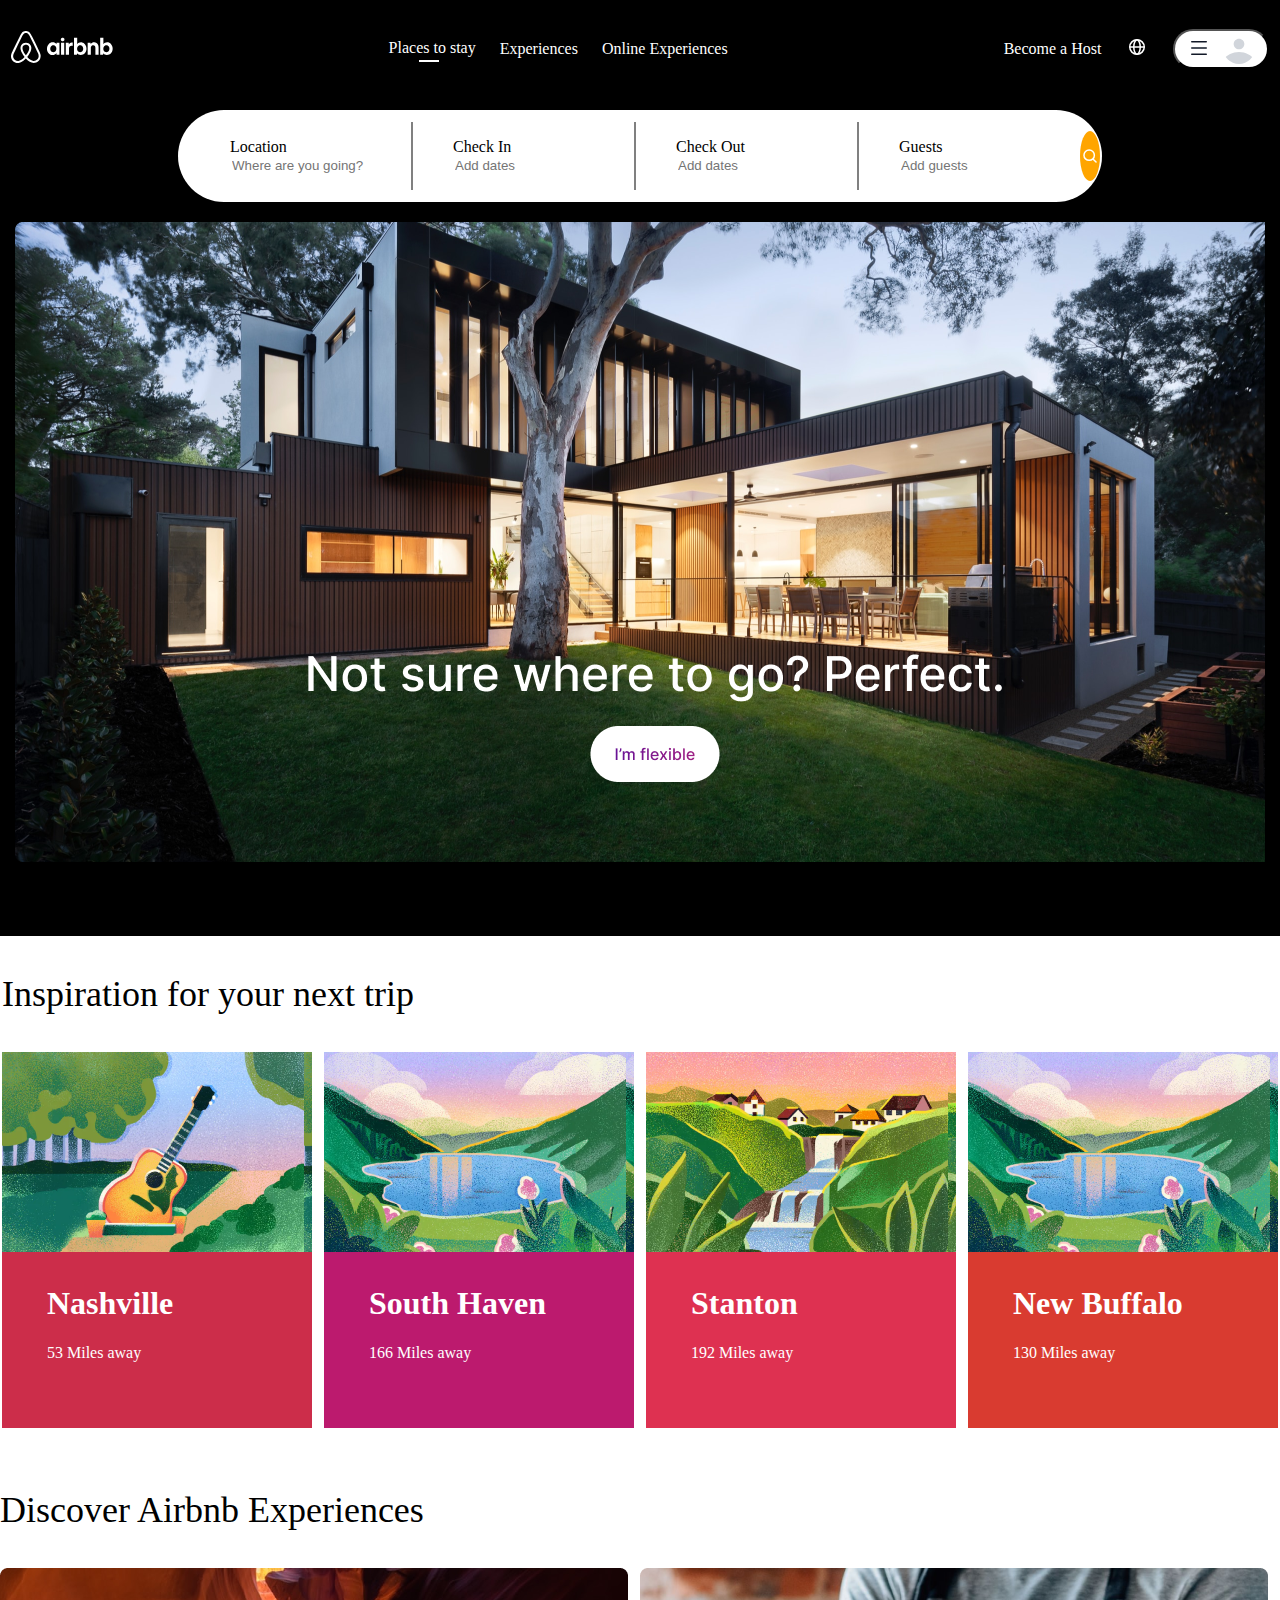
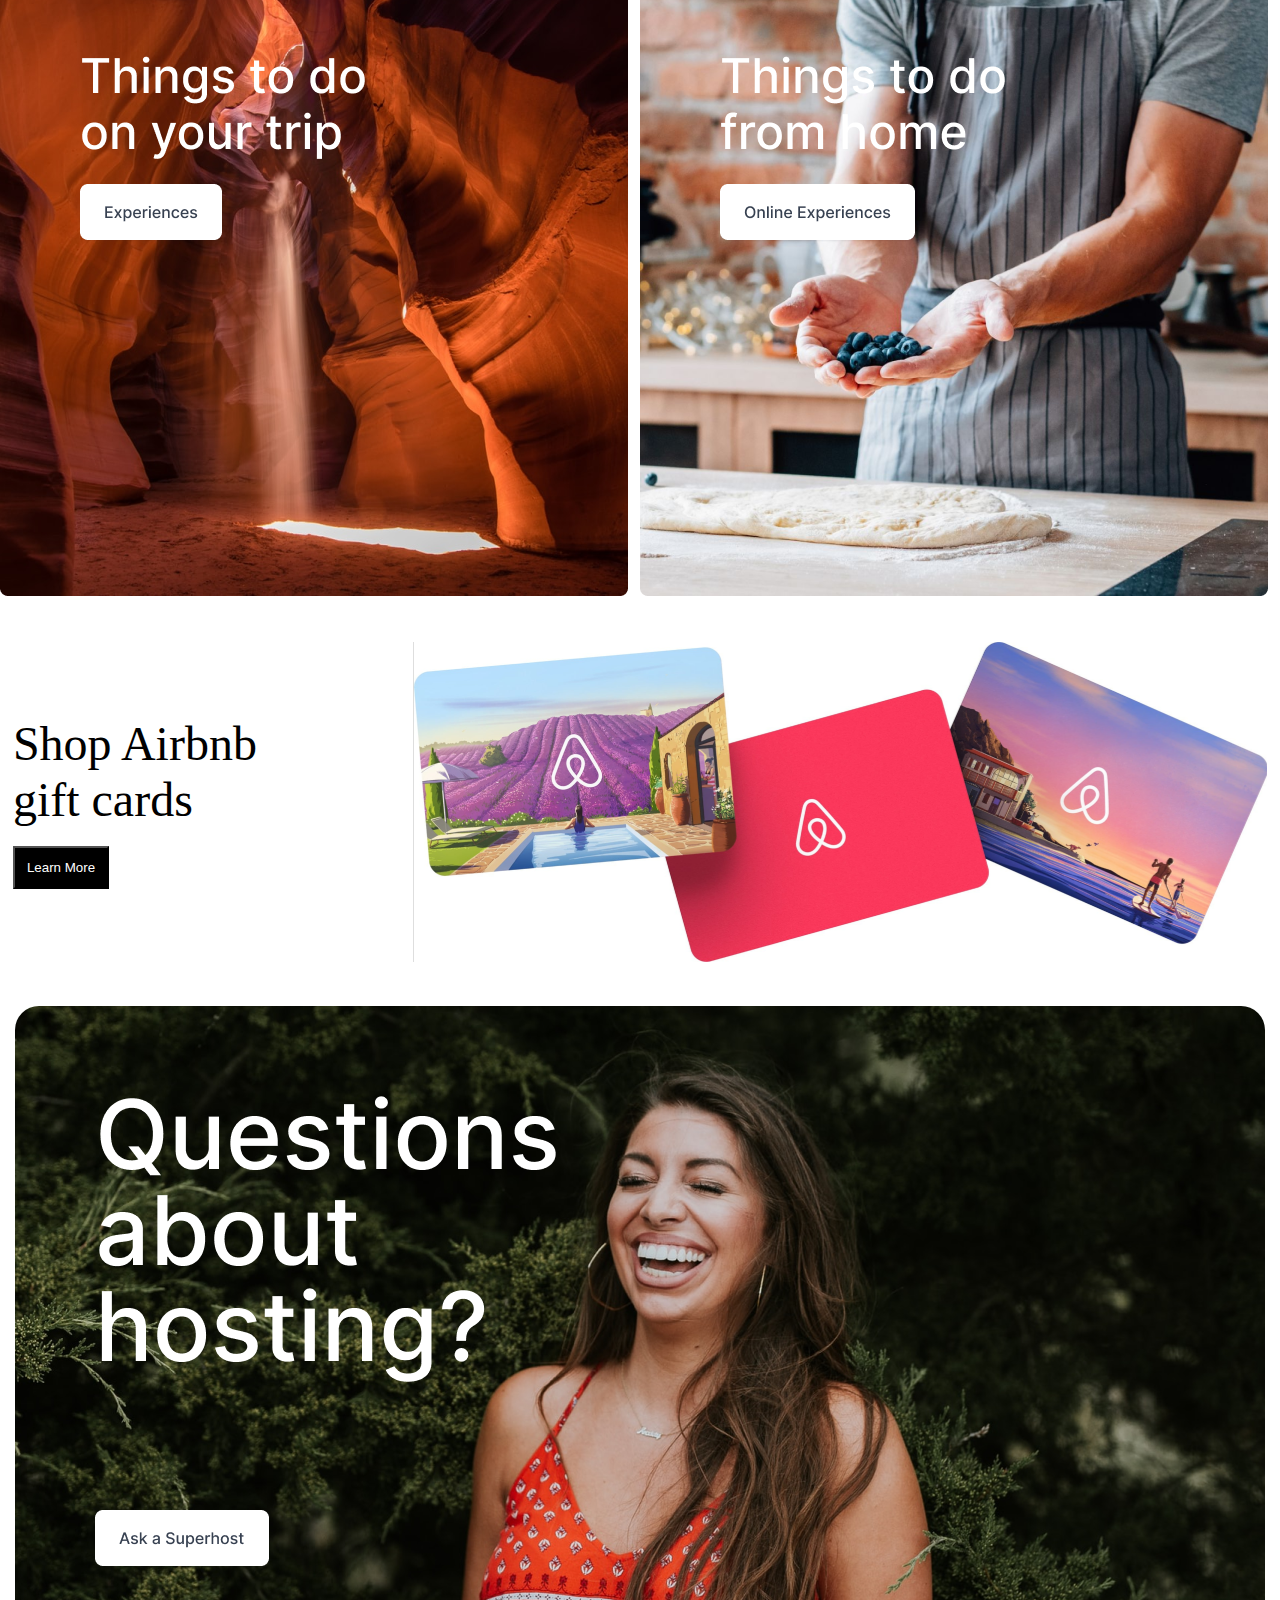
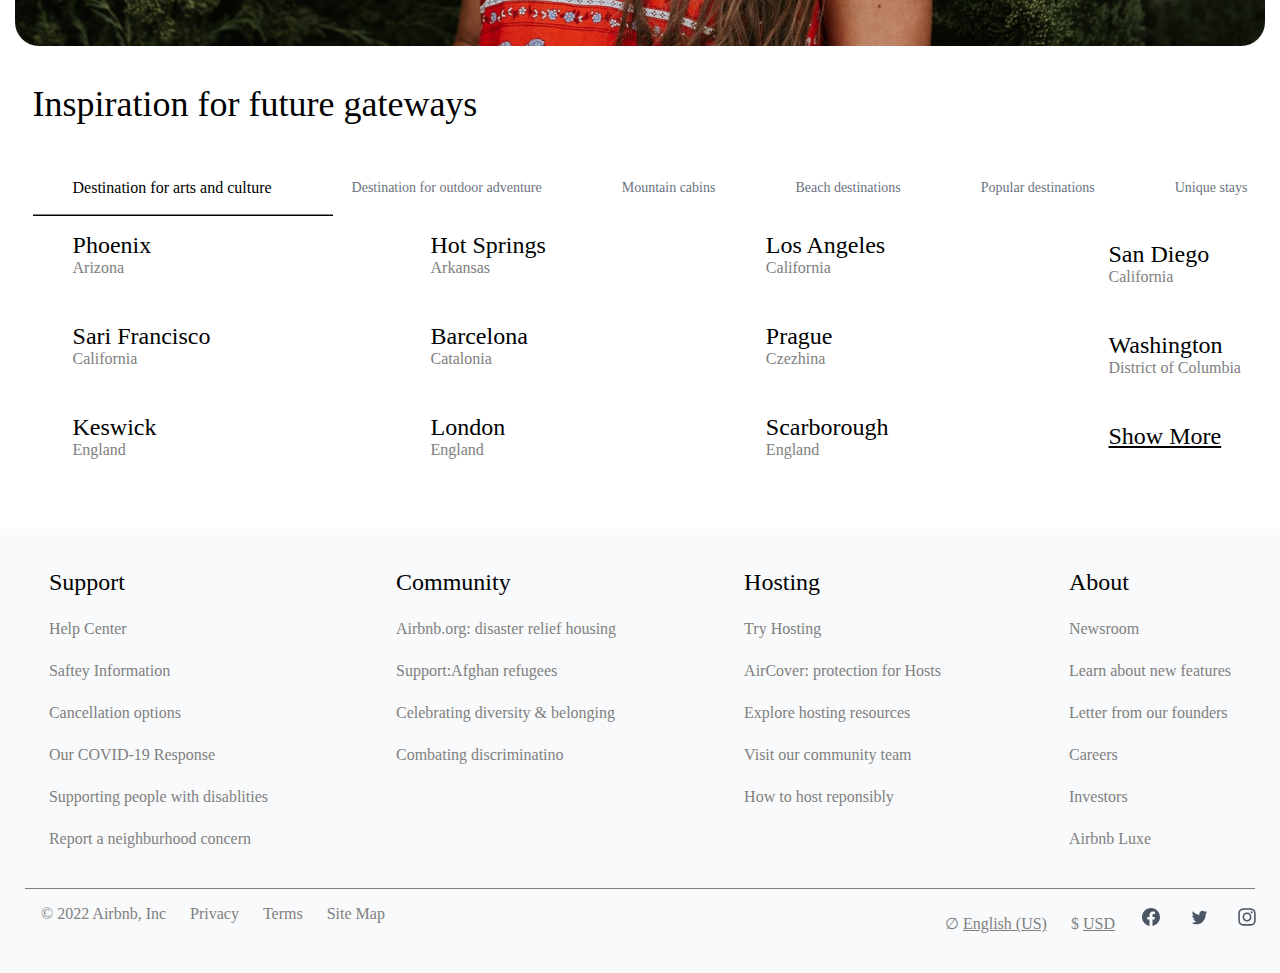
<file: index.html>
<!DOCTYPE html>
<html lang="en">
<head>
    <meta charset="UTF-8">
    <meta name="viewport" content="width=device-width, initial-scale=1.0">
    <title>Document</title>
    <link rel="stylesheet" href="style.css">
    <script src="script.js"></script>
</head>
<body>
    <div class="header">
      
            <div class="nav">
              <div><svg xmlns="http://www.w3.org/2000/svg" width="102" height="32" viewBox="0 0 102 32" fill="none">
                <path d="M29.24 22.6799C29.08 22.2899 28.93 21.8799 28.77 21.5299L28.03 19.8599L28 19.8299C25.8 15.0299 23.45 10.1499 20.96 5.34994L20.86 5.14994C20.61 4.67994 20.36 4.15994 20.1 3.67994C19.78 3.10994 19.47 2.49994 18.96 1.91994C18.4628 1.31308 17.8372 0.824133 17.1282 0.488399C16.4192 0.152666 15.6444 -0.0214844 14.86 -0.0214844C14.0755 -0.0214844 13.3008 0.152666 12.5917 0.488399C11.8827 0.824133 11.2571 1.31308 10.76 1.91994C10.29 2.49994 9.93996 3.10994 9.61996 3.67994C9.36996 4.19994 9.11996 4.70994 8.85996 5.17994L8.75996 5.37994C6.30996 10.1799 3.91996 15.0599 1.71996 19.8599L1.65996 19.9199C1.43996 20.4399 1.17996 20.9799 0.929959 21.5599C0.769959 21.9099 0.609959 22.2899 0.449959 22.7099C0.0179916 23.8097 -0.119949 25.0031 0.0497312 26.1724C0.219412 27.3418 0.690857 28.4467 1.4176 29.3784C2.14435 30.31 3.10131 31.0362 4.19418 31.4854C5.28705 31.9346 6.47811 32.0912 7.64996 31.9399C8.77343 31.7921 9.85523 31.4178 10.83 30.8399C12.13 30.1099 13.38 29.0499 14.78 27.5199C16.18 29.0499 17.46 30.1099 18.73 30.8499C19.9513 31.5668 21.3343 31.9624 22.75 31.9999C24.3893 32.0068 25.9758 31.4202 27.2164 30.3487C28.4571 29.2771 29.2682 27.7928 29.5 26.1699C29.7678 25.0037 29.6772 23.7838 29.24 22.6699V22.6799ZM14.88 24.3399C13.16 22.1399 12.04 20.1199 11.66 18.3899C11.5025 17.7489 11.4686 17.0837 11.56 16.4299C11.63 15.9199 11.82 15.4699 12.08 15.0899C12.68 14.2199 13.73 13.6799 14.88 13.6799C15.4261 13.6633 15.9678 13.7824 16.4565 14.0268C16.9452 14.2711 17.3656 14.633 17.68 15.0799C17.94 15.4799 18.13 15.9199 18.19 16.4299C18.29 17.0099 18.25 17.6799 18.09 18.3899C17.71 20.0899 16.59 22.1299 14.88 24.3399ZM27.62 25.8199C27.5063 26.6439 27.1788 27.4237 26.67 28.0816C26.1612 28.7396 25.4888 29.2527 24.72 29.5699C23.96 29.8899 23.12 29.9799 22.3 29.8899C21.5 29.7899 20.7 29.5299 19.88 29.0499C18.5185 28.2084 17.2942 27.1629 16.25 25.9499C18.35 23.3499 19.62 20.9799 20.1 18.8699C20.33 17.8699 20.36 16.9699 20.26 16.1399C20.1351 15.3532 19.8417 14.6028 19.4 13.9399C18.8956 13.2212 18.2223 12.6374 17.4394 12.2398C16.6565 11.8423 15.7879 11.6431 14.91 11.6599C13.06 11.6599 11.41 12.5199 10.41 13.9299C9.9598 14.5911 9.66887 15.3475 9.55996 16.1399C9.42996 16.9799 9.45996 17.9099 9.71996 18.8699C10.2 20.9799 11.5 23.3799 13.57 25.9699C12.5434 27.2061 11.3163 28.2608 9.93996 29.0899C9.10996 29.5699 8.31996 29.8199 7.51996 29.9199C6.27584 30.0793 5.01911 29.7412 4.02292 28.9791C3.02673 28.2169 2.37161 27.0924 2.19996 25.8499C2.09996 25.0499 2.16996 24.2499 2.48996 23.3499C2.58996 23.0299 2.73996 22.7099 2.89996 22.3299C3.11996 21.8099 3.37996 21.2699 3.62996 20.7299L3.66996 20.6599C5.82996 15.8899 8.18996 11.0199 10.64 6.24994L10.74 6.04994C10.99 5.56994 11.24 5.05994 11.5 4.57994C11.76 4.06994 12.04 3.57994 12.4 3.17994C12.7116 2.80797 13.1009 2.50882 13.5406 2.30356C13.9804 2.09831 14.4597 1.99193 14.945 1.99193C15.4302 1.99193 15.9096 2.09831 16.3493 2.30356C16.789 2.50882 17.1783 2.80797 17.49 3.17994C17.84 3.57994 18.13 4.06994 18.39 4.57994C18.64 5.05994 18.89 5.57995 19.15 6.04994L19.25 6.24994C21.69 11.0199 24.05 15.8899 26.25 20.6599L26.28 20.6899C26.54 21.2099 26.76 21.7899 27.01 22.2899C27.17 22.6799 27.33 22.9899 27.43 23.3199C27.62 24.2199 27.72 25.0199 27.62 25.8199ZM41.54 24.1199C40.7864 24.131 40.0401 23.9722 39.3563 23.6554C38.6725 23.3386 38.0688 22.8719 37.59 22.2899C36.514 21.0499 35.943 19.451 35.99 17.8099C35.9735 16.1332 36.563 14.5068 37.65 13.2299C38.1528 12.6406 38.7787 12.1686 39.4836 11.8472C40.1885 11.5259 40.9553 11.3629 41.73 11.3699C42.4589 11.35 43.1809 11.5157 43.8282 11.8516C44.4754 12.1875 45.0266 12.6824 45.43 13.2899L45.53 11.7199H48.45V23.7999H45.52L45.42 22.0399C45.0041 22.6886 44.4294 23.2202 43.7503 23.5842C43.0712 23.9483 42.3104 24.1327 41.54 24.1199ZM42.3 21.2399C42.88 21.2399 43.39 21.0799 43.87 20.7899C44.31 20.4699 44.67 20.0499 44.95 19.5399C45.2 19.0299 45.33 18.4199 45.33 17.7399C45.3689 17.1493 45.254 16.5587 44.9963 16.0259C44.7386 15.493 44.3471 15.0361 43.86 14.6999C43.3919 14.4083 42.8514 14.2537 42.3 14.2537C41.7485 14.2537 41.208 14.4083 40.74 14.6999C40.3 15.0199 39.94 15.4399 39.66 15.9499C39.3955 16.5124 39.2654 17.1286 39.28 17.7499C39.241 18.3405 39.3559 18.9312 39.6136 19.464C39.8713 19.9969 40.2628 20.4538 40.75 20.7899C41.22 21.0799 41.73 21.2399 42.3 21.2399ZM53.45 8.45994C53.45 8.80995 53.39 9.12994 53.23 9.38995C53.07 9.63995 52.85 9.86994 52.56 10.0299C52.27 10.1899 51.96 10.2499 51.64 10.2499C51.32 10.2499 51 10.1899 50.71 10.0299C50.4357 9.87726 50.205 9.65694 50.04 9.38995C49.8851 9.10508 49.8091 8.78401 49.82 8.45994C49.82 8.09995 49.89 7.77994 50.04 7.52994C50.2 7.22994 50.43 7.04994 50.71 6.88994C51 6.72994 51.31 6.65994 51.64 6.65994C51.9583 6.65261 52.273 6.728 52.5535 6.87874C52.8339 7.02948 53.0705 7.25042 53.24 7.51994C53.3855 7.81149 53.4576 8.13418 53.45 8.45994ZM50.05 23.7599V11.6999H53.23V23.7799H50.04L50.05 23.7599ZM61.73 14.8599V14.8999C61.58 14.8299 61.38 14.7999 61.23 14.7699C61.03 14.7299 60.87 14.7299 60.68 14.7299C59.79 14.7299 59.12 14.9899 58.68 15.5299C58.2 16.0799 57.98 16.8499 57.98 17.8399V23.7699H54.79V11.6899H57.72L57.82 13.5199C58.14 12.8799 58.52 12.3999 59.06 12.0399C59.5971 11.6902 60.2294 11.5155 60.87 11.5399C61.1 11.5399 61.32 11.5599 61.51 11.5999C61.61 11.6299 61.67 11.6299 61.73 11.6599V14.8599ZM63.01 23.7599V6.73994H66.19V13.2399C66.64 12.6599 67.15 12.2099 67.79 11.8599C68.8032 11.3632 69.9542 11.2223 71.0573 11.4599C72.1604 11.6976 73.1512 12.3 73.87 13.1699C74.9483 14.4125 75.5195 16.0154 75.47 17.6599C75.4864 19.3367 74.897 20.9631 73.81 22.2399C73.3072 22.8293 72.6813 23.3013 71.9763 23.6227C71.2714 23.944 70.5046 24.1069 69.73 24.0999C69.001 24.1199 68.279 23.9541 67.6317 23.6183C66.9845 23.2824 66.4333 22.7875 66.03 22.1799L65.93 23.7499L63.01 23.7799V23.7599ZM69.16 21.2399C69.73 21.2399 70.24 21.0799 70.72 20.7899C71.16 20.4699 71.52 20.0499 71.8 19.5399C72.06 19.0299 72.18 18.4199 72.18 17.7399C72.18 17.0699 72.06 16.4599 71.8 15.9499C71.5374 15.4582 71.1684 15.0312 70.72 14.6999C70.2519 14.4083 69.7115 14.2537 69.16 14.2537C68.6085 14.2537 68.068 14.4083 67.6 14.6999C67.15 15.0199 66.8 15.4399 66.51 15.9499C66.2455 16.5124 66.1154 17.1286 66.13 17.7499C66.091 18.3405 66.2059 18.9312 66.4636 19.464C66.7213 19.9969 67.1128 20.4538 67.6 20.7899C68.07 21.0799 68.58 21.2399 69.16 21.2399ZM76.67 23.7699V11.6899H79.6L79.7 13.2599C80.0682 12.6581 80.5905 12.1656 81.2128 11.8333C81.8352 11.501 82.535 11.3411 83.24 11.3699C84.0461 11.356 84.8384 11.5801 85.5178 12.0141C86.1973 12.448 86.7337 13.0727 87.06 13.8099C87.41 14.5699 87.6 15.5099 87.6 16.5599V23.7999H84.41V16.9799C84.41 16.1399 84.22 15.4799 83.84 14.9899C83.46 14.5099 82.94 14.2499 82.28 14.2499C81.8 14.2499 81.38 14.3499 81.01 14.5699C80.66 14.7999 80.37 15.0899 80.15 15.4999C79.9275 15.9144 79.8172 16.3798 79.83 16.8499V23.7699H76.67ZM89.19 23.7699V6.72994H92.38V13.2299C92.812 12.6467 93.3741 12.1722 94.0216 11.8441C94.6691 11.5161 95.3841 11.3434 96.11 11.3399C96.8635 11.3289 97.6099 11.4877 98.2937 11.8045C98.9775 12.1213 99.5811 12.588 100.06 13.1699C101.131 14.4125 101.698 16.0105 101.65 17.6499C101.667 19.3269 101.078 20.9536 99.99 22.2299C99.4872 22.8193 98.8613 23.2913 98.1563 23.6127C97.4514 23.934 96.6846 24.0969 95.91 24.0899C95.181 24.1099 94.459 23.9441 93.8117 23.6083C93.1645 23.2724 92.6133 22.7775 92.21 22.1699L92.12 23.7399L89.19 23.7699ZM95.37 21.2399C95.95 21.2399 96.46 21.0799 96.93 20.7899C97.38 20.4699 97.73 20.0499 98.02 19.5399C98.27 19.0299 98.4 18.4199 98.4 17.7399C98.4389 17.1493 98.324 16.5587 98.0663 16.0259C97.8086 15.493 97.4171 15.0361 96.93 14.6999C96.4619 14.4083 95.9215 14.2537 95.37 14.2537C94.8185 14.2537 94.278 14.4083 93.81 14.6999C93.37 15.0199 93.01 15.4399 92.73 15.9499C92.4508 16.5074 92.32 17.1273 92.35 17.7499C92.311 18.3405 92.4259 18.9312 92.6836 19.464C92.9413 19.9969 93.3328 20.4538 93.82 20.7899C94.29 21.0799 94.77 21.2399 95.37 21.2399Z" fill="white"/>
              </svg></div>
              <div class="list">
                <div>Places to stay
                    <div class="line"></div>
                </div>
                <div>Experiences</div>
                <div>Online Experiences</div>
              </div>
              <div class="profile">
                <div class="host">Become a Host</div>
                <div><svg xmlns="http://www.w3.org/2000/svg" width="24" height="24" viewBox="0 0 24 24" fill="none">
                    <path d="M19.25 12C19.25 16.0041 16.0041 19.25 12 19.25C7.99594 19.25 4.75 16.0041 4.75 12C4.75 7.99594 7.99594 4.75 12 4.75C16.0041 4.75 19.25 7.99594 19.25 12Z" stroke="white" stroke-width="1.5" stroke-linecap="round" stroke-linejoin="round"/>
                    <path d="M15.25 12C15.25 16.5 13.2426 19.25 12 19.25C10.7574 19.25 8.75 16.5 8.75 12C8.75 7.5 10.7574 4.75 12 4.75C13.2426 4.75 15.25 7.5 15.25 12Z" stroke="white" stroke-width="1.5" stroke-linecap="round" stroke-linejoin="round"/>
                    <path d="M5 12H19" stroke="white" stroke-width="1.5" stroke-linecap="round" stroke-linejoin="round"/>
                  </svg></div>
               
                <div class="btn"><button><div>
                    <svg xmlns="http://www.w3.org/2000/svg" width="24" height="24" viewBox="0 0 24 24" fill="none">
                        <path d="M4.75 5.75H19.25" stroke="#111827" stroke-width="1.5" stroke-linecap="round" stroke-linejoin="round"/>
                        <path d="M4.75 18.25H19.25" stroke="#111827" stroke-width="1.5" stroke-linecap="round" stroke-linejoin="round"/>
                        <path d="M4.75 12H19.25" stroke="#111827" stroke-width="1.5" stroke-linecap="round" stroke-linejoin="round"/>
                      </svg>
                </div>
               <div>   <svg xmlns="http://www.w3.org/2000/svg" width="32" height="32" viewBox="0 0 32 32" fill="none">
                <mask id="mask0_3123_751" style="mask-type:alpha" maskUnits="userSpaceOnUse" x="0" y="0" width="32" height="32">
                  <circle cx="16" cy="16" r="16" fill="#F3F4F6"/>
                </mask>
                <g mask="url(#mask0_3123_751)">
                  <path d="M32 27.9918V32.0012H0V28.0065C1.86127 25.5191 4.27721 23.5003 7.05572 22.1106C9.83423 20.7209 12.8987 19.9986 16.0053 20.0012C22.544 20.0012 28.352 23.1398 32 27.9918ZM21.336 11.9998C21.336 13.4143 20.7741 14.7709 19.7739 15.7711C18.7737 16.7713 17.4172 17.3332 16.0027 17.3332C14.5882 17.3332 13.2316 16.7713 12.2314 15.7711C11.2312 14.7709 10.6693 13.4143 10.6693 11.9998C10.6693 10.5853 11.2312 9.22879 12.2314 8.2286C13.2316 7.22841 14.5882 6.6665 16.0027 6.6665C17.4172 6.6665 18.7737 7.22841 19.7739 8.2286C20.7741 9.22879 21.336 10.5853 21.336 11.9998Z" fill="#D1D5DB"/>
                </g>
              </svg></div></button></div>
              </div>
            </div>
       
            <div class="search">
              <div>
                  <ul>
                      <li>Location</li>
                      <li><input id="locationInput" type="text" placeholder="Where are you going?"></li>
                  </ul>
              </div>
              <div class="check">
                  <ul>
                      <li>Check In</li>
                      <li><input id="checkInInput" type="text" placeholder="Add dates"></li>
                  </ul>
              </div>
              <div class="check">
                  <ul>
                      <li>Check Out</li>
                      <li><input id="checkOutInput" type="text" placeholder="Add dates"></li>
                  </ul>
              </div>
              <div class="check">
                  <ul>
                      <li>Guests</li>
                      <li><input id="guestsInput" type="text" placeholder="Add guests"></li>
                  </ul>
              </div>
              <div class="s-sign" id="searchButton" style="width:50px;display: flex;align-items: center;justify-content:center ;">
                  <svg xmlns="http://www.w3.org/2000/svg" width="20" height="20" viewBox="0 0 20 20" fill="none">
                      <path d="M16.0417 16.0416L12.9167 12.9166M3.95834 9.16658C3.95834 6.2901 6.29019 3.95825 9.16668 3.95825C12.0432 3.95825 14.375 6.2901 14.375 9.16658C14.375 12.0431 12.0432 14.3749 9.16668 14.3749C6.29019 14.3749 3.95834 12.0431 3.95834 9.16658Z" stroke="white" stroke-width="1.5" stroke-linecap="round" stroke-linejoin="round"/>
                  </svg>
              </div>
          </div>
          
            <div class="main">

            </div>
    </div>

    <div class="main-section">
      <div class="inspi">
        <div class="inspi-heading"><p>Inspiration for your next trip</p></div>
        <div class="inspi-cards">
        <div class="card">
          <div class="img"></div>
          <div class="content">
            <ul>
              <li>
               <h1> Nashville</h3>
              </li>
              <li>
                53 Miles away
              </li>
            </ul>
          </div>
        </div>
        <div class="card">
          <div class="img-1"></div>
          <div class="content-1">
            <ul>
              <li>
               <h1>South Haven</h3>
              </li>
              <li>
                166 Miles away
              </li>
            </ul>
          </div>
        </div>
        <div class="card">
          <div class="img-2"></div>
          <div class="content-2">
            <ul>
              <li>
               <h1>Stanton</h3>
              </li>
              <li>
                192 Miles away
              </li>
            </ul>
          </div>
        </div>
        <div class="card">
          <div class="img-3"></div>
          <div class="content-3">
            <ul>
              <li>
               <h1> New Buffalo</h3>
              </li>
              <li>
                130 Miles away
              </li>
            </ul>
          </div>
        </div>
        </div>
      </div>
      <div class="discover">
        <div class="d-heading"><p>Discover Airbnb Experiences</p></div>
        <div class="discover-cards">
          <div class="d-img"></div>
          <div class="d-img-1"></div>
        </div>
        </div>
        <div class="gift">
          <div class="g-text">
            Shop Airbnb gift cards
            <div class="g-btn"><button>Learn More</button></div>
          </div>
          <div class="g-img"></div>
        </div>
        <div class="ques">
        
        </div>
        <div class="inspi gateways-all">
          <div><p>Inspiration for future gateways</p></div>
          <div class="f-gateway">
            <ul>
             <div> <li >Destination for arts and culture</li></div>
              <li>Destination for outdoor adventure</li>
              <li>Mountain cabins</li>
              <li>Beach destinations</li>
              <li>Popular destinations</li>
              <li>Unique stays</li>
            </ul>
          </div>
          <div class="f-g-content">
            <div class="active"></div>
          </div>
          <div class="f-gateway-list">
<div>
  <ul>
   <li>Phoenix</li>
   <li>Arizona</li> 
  </ul>
  <ul>
    <li>Sari Francisco</li>
    <li>California</li>
  </ul>
  <ul>
    <li>Keswick</li>
    <li>England</li>
  </ul>
</div>
<div>
  <ul>
   <li>Hot Springs</li>
   <li>Arkansas</li> 
  </ul>
  <ul>
    <li>Barcelona</li>
    <li>Catalonia</li>
  </ul>
  <ul>
    <li>London</li>
    <li>England</li>
  </ul>
</div>
<div>
  <ul>
   <li>Los Angeles</li>
   <li>California</li> 
  </ul>
  <ul>
    <li>Prague</li>
    <li>Czezhina</li>
  </ul>
  <ul>
    <li>Scarborough</li>
    <li>England</li>
  </ul>
</div>
<div>
  <ul>
   <li>San Diego</li>
   <li>California</li> 
  </ul>
  <ul>
    <li>Washington</li>
    <li>District of Columbia</li>
  </ul>
  <ul>
  <li><u>Show More</u></li>
  </ul>
</div>
          </div>
        </div>
    </div>
   <div class="footer">
    <div class="f-1">
      <div><ul>
        <li>Support</li>
        <li>Help Center</li>
        <li>Saftey Information</li>
        <li>Cancellation options</li>
        <li>Our COVID-19 Response</li>
        <li>Supporting people with disablities</li>
        <li>Report a neighburhood concern</li>
      </ul></div>
      <div>
        <ul>
          <li>Community</li>
          <li>Airbnb.org: disaster relief housing</li>
          <li>Support:Afghan refugees</li>
          <li>Celebrating diversity & belonging</li>
          <li>Combating discriminatino</li>
        </ul>
      </div>
      <div>
        <ul>
          <li>Hosting</li>
          <li>Try Hosting</li>
          <li>AirCover: protection for Hosts</li>
          <li>Explore hosting resources</li>
          <li>Visit our community team</li>
          <li>How to host reponsibly</li>
        </ul>
      </div>
      <div>
        <ul>
          <li>About</li>
          <li>Newsroom</li>
          <li>Learn about new features</li>
          <li>Letter from our founders</li>
          <li>Careers</li>
          <li>Investors</li>
          <li>Airbnb Luxe</li>
        </ul>
      </div>
    </div>
    <div class="f-2">

 <div class="f-2list">
  <ul>
    <li>© 2022 Airbnb, Inc</li>
    <li>Privacy</li>
    <li>Terms</li>
    <li>Site Map</li>
  </ul>
 </div>
<div class="f2-list-1">
  <ul>
    <li>∅ <u>English (US)</u></li>
    <li>$ <u>USD</u></li>
 
    <li>
     <svg xmlns="http://www.w3.org/2000/svg" width="24" height="24" viewBox="0 0 24 24" fill="none">
          <path fill-rule="evenodd" clip-rule="evenodd" d="M3 12C3 16.45 6.25 20.15 10.5 20.9L10.5502 20.8599C10.5334 20.8566 10.5167 20.8533 10.5 20.85V14.5H8.25V12H10.5V10C10.5 7.75 11.95 6.5 14 6.5C14.65 6.5 15.35 6.6 16 6.7V9H14.85C13.75 9 13.5 9.55 13.5 10.25V12H15.9L15.5 14.5H13.5V20.85C13.4833 20.8533 13.4666 20.8566 13.4498 20.8599L13.5 20.9C17.75 20.15 21 16.45 21 12C21 7.05 16.95 3 12 3C7.05 3 3 7.05 3 12Z" fill="#4B5563"/>
        </svg></li>
        <li><svg xmlns="http://www.w3.org/2000/svg" width="24" height="24" viewBox="0 0 24 24" fill="none">
          <path fill-rule="evenodd" clip-rule="evenodd" d="M18.6615 9.07607C18.6673 9.22598 18.6692 9.37582 18.6692 9.52572C18.6692 14.0705 15.4722 19.3171 9.62599 19.3171C7.83014 19.3171 6.16025 18.7447 4.75328 17.7704C5.00199 17.7976 5.25457 17.8181 5.51103 17.8181C7.00004 17.8181 8.37148 17.2661 9.45933 16.3394C8.06851 16.319 6.8941 15.3174 6.48907 13.9546C6.68351 13.9955 6.88375 14.016 7.08853 14.016C7.37729 14.016 7.65765 13.9752 7.92638 13.8934C6.47096 13.58 5.37473 12.19 5.37473 10.5207C5.37473 10.5002 5.37473 10.4934 5.37473 10.4797C5.80367 10.7318 6.29461 10.8885 6.81593 10.9089C5.96193 10.2889 5.40055 9.23278 5.40055 8.04038C5.40055 7.41352 5.55688 6.8207 5.83207 6.30967C7.39925 8.39466 9.74228 9.76424 12.3837 9.90733C12.3295 9.65522 12.3017 9.38955 12.3017 9.12382C12.3017 7.22279 13.7248 5.68286 15.4806 5.68286C16.3947 5.68286 17.2203 6.09856 17.7997 6.7663C18.5252 6.6164 19.2047 6.33024 19.8197 5.93505C19.5814 6.73907 19.0781 7.41348 18.4205 7.83593C19.0639 7.75417 19.6776 7.57034 20.2467 7.29779C19.8197 7.98597 19.2823 8.5923 18.6615 9.07607Z" fill="#4B5563"/>
        </svg></li>
        <li><svg xmlns="http://www.w3.org/2000/svg" width="24" height="24" viewBox="0 0 24 24" fill="none">
          <path d="M12.0004 3.27271C9.63025 3.27271 9.33281 3.28307 8.40193 3.32543C7.47287 3.36798 6.8387 3.51507 6.28381 3.73089C5.70983 3.9538 5.22293 4.25198 4.73786 4.73725C4.25242 5.22234 3.95424 5.70925 3.73061 6.28307C3.51426 6.83816 3.36699 7.47252 3.32517 8.40125C3.28354 9.33216 3.27263 9.6298 3.27263 12C3.27263 14.3702 3.28317 14.6667 3.32535 15.5976C3.36808 16.5267 3.51517 17.1609 3.7308 17.7158C3.95388 18.2898 4.25205 18.7767 4.73731 19.2618C5.22221 19.7472 5.7091 20.0462 6.28272 20.2691C6.83798 20.4849 7.47232 20.632 8.4012 20.6745C9.33208 20.7169 9.62935 20.7272 11.9993 20.7272C14.3696 20.7272 14.6661 20.7169 15.597 20.6745C16.526 20.632 17.1609 20.4849 17.7162 20.2691C18.29 20.0462 18.7762 19.7472 19.2611 19.2618C19.7465 18.7767 20.0447 18.2898 20.2683 17.716C20.4828 17.1609 20.6301 16.5265 20.6737 15.5978C20.7156 14.6669 20.7265 14.3702 20.7265 12C20.7265 9.6298 20.7156 9.33234 20.6737 8.40143C20.6301 7.47234 20.4828 6.83816 20.2683 6.28325C20.0447 5.70925 19.7465 5.22234 19.2611 4.73725C18.7756 4.2518 18.2902 3.95361 17.7156 3.73089C17.1593 3.51507 16.5248 3.36798 15.5957 3.32543C14.6648 3.28307 14.3685 3.27271 11.9976 3.27271H12.0004ZM11.2175 4.84543C11.4498 4.84507 11.7091 4.84543 12.0004 4.84543C14.3305 4.84543 14.6066 4.8538 15.5268 4.89561C16.3777 4.93452 16.8395 5.07671 17.1471 5.19616C17.5544 5.35434 17.8447 5.54343 18.15 5.84889C18.4554 6.15434 18.6445 6.44525 18.8031 6.85252C18.9225 7.1598 19.0649 7.62161 19.1036 8.47252C19.1454 9.39252 19.1545 9.66889 19.1545 11.998C19.1545 14.3271 19.1454 14.6034 19.1036 15.5234C19.0647 16.3743 18.9225 16.8362 18.8031 17.1434C18.6449 17.5507 18.4554 17.8407 18.15 18.146C17.8446 18.4514 17.5546 18.6405 17.1471 18.7987C16.8399 18.9187 16.3777 19.0605 15.5268 19.0994C14.6068 19.1412 14.3305 19.1503 12.0004 19.1503C9.67007 19.1503 9.3939 19.1412 8.47393 19.0994C7.62304 19.0602 7.16124 18.918 6.85343 18.7985C6.44617 18.6403 6.15527 18.4513 5.84982 18.1458C5.54438 17.8403 5.35529 17.5502 5.19675 17.1427C5.0773 16.8354 4.93494 16.3736 4.89622 15.5227C4.8544 14.6027 4.84604 14.3263 4.84604 11.9958C4.84604 9.66525 4.8544 9.39034 4.89622 8.47034C4.93512 7.61943 5.0773 7.15761 5.19675 6.84998C5.35493 6.4427 5.54438 6.1518 5.84982 5.84634C6.15527 5.54089 6.44617 5.3518 6.85343 5.19325C7.16106 5.07325 7.62304 4.93143 8.47393 4.89234C9.27899 4.85598 9.59098 4.84507 11.2175 4.84325V4.84543ZM16.6588 6.29452C16.0806 6.29452 15.6115 6.76307 15.6115 7.34143C15.6115 7.91961 16.0806 8.3887 16.6588 8.3887C17.2369 8.3887 17.706 7.91961 17.706 7.34143C17.706 6.76325 17.2369 6.29416 16.6588 6.29416V6.29452ZM12.0004 7.51816C9.52535 7.51816 7.51868 9.52489 7.51868 12C7.51868 14.4751 9.52535 16.4809 12.0004 16.4809C14.4754 16.4809 16.4813 14.4751 16.4813 12C16.4813 9.52489 14.4752 7.51816 12.0002 7.51816H12.0004ZM12.0004 9.09089C13.6069 9.09089 14.9094 10.3932 14.9094 12C14.9094 13.6065 13.6069 14.9091 12.0004 14.9091C10.3937 14.9091 9.09136 13.6065 9.09136 12C9.09136 10.3932 10.3937 9.09089 12.0004 9.09089Z" fill="#4B5563"/>
        </svg>
    </li>
  </ul>
</div>
    </div>
   </div>
</body>
<script>

// Get references to the input elements
// Get references to the input elements
const locationInput = document.getElementById("locationInput");
const checkInInput = document.getElementById("checkInInput");
const checkOutInput = document.getElementById("checkOutInput");
const guestsInput = document.getElementById("guestsInput");

// Get a reference to the search button
const searchButton = document.getElementById("searchButton");

// Add an event listener to the search button
searchButton.addEventListener("click", filterAndNavigate);

// Function to update the URL based on user input (optional, you can remove it if not needed)
function updateURL() {
    // Implement this function if you need to update the URL while the user is typing.
}

function filterAndNavigate() {
    const locationValue = locationInput.value;
    const checkInValue = checkInInput.value;
    const checkOutValue = checkOutInput.value;

    if (locationValue && checkInValue && checkOutValue) {
        // Create a URL with query parameters to pass the filtered data
        const url = `results.html?location=${locationValue}&checkin=${checkInValue}&checkout=${checkOutValue}`;

        // Redirect to the results page
        window.location.href = url;
        
        // Make the API call here if you want, but I've left it out to focus on navigation.
        // Make the API call here, if needed.
        // getData(locationValue, checkInValue, checkOutValue);
    } else {
        // Display an error message or handle it in your preferred way
        console.log("Please fill in all search criteria before searching.");
    }
}

// Function to make the API call (you can include this function if you need to make the API call)
// Function to make the API call
async function getData(location, checkin, checkout) {
    const url = `https://airbnb13.p.rapidapi.com/search-location?location=${location}&checkin=${checkin}&checkout=${checkout}&adults=1&children=0&infants=0&pets=0&page=1&currency=USD`;

    const options = {
        method: 'GET',
        headers: {
            'X-RapidAPI-Key': '587c0f253amsh0e69b7848630f3cp1bd742jsn4ad08bfdad06',
            'X-RapidAPI-Host': 'airbnb13.p.rapidapi.com'
        }
    };

    try {
        const response = await fetch(url, options);

        // Log the entire response object for debugging
        console.log('Complete API Response:', response);

        if (response.ok) {
            const result = response.text();

            // Log the parsed JSON data to the console
            console.log('Parsed API Response:', result);

            // You can further process the data or update your UI with the received information
        } else {
            console.error('API Error:', response.status, response.statusText);
        }
    } catch (error) {
        console.error('Fetch Error:', error);
    }
}



</script>
</html>
</file>
<file: style.css>
body{
    padding: 0px;
    margin: 0px;
}

.header{

    display: flex;
    flex-direction: column;
    align-items: center;
    background-color: black;
    padding-bottom: 24px;
    
}
.main-section{
    display: flex;
    flex-direction: column;
    align-items: center;
   
    padding-bottom: 24px;
    
}
.nav{
    
 margin-bottom: 12px;
    display: flex;
    align-items: center;
    justify-content: space-around;
    color: white;
    background-color: black;
    gap:240px;
}
.list{
   display: flex;
   align-items: center;
   justify-content: space-around; 
   padding:36px;
   gap:24px;

}
.list>div{
    font-size: 16px;
    font-style: normal;
    font-weight: 400;
    line-height: 24px; /* 150% */
}



.profile{
    background-color:#000000;
    display: flex;
    align-items: center;
    justify-content: flex-end;
    
    gap:24px;
}


.btn>button{
    display: flex;
width: 32px;
height: 32px;
justify-content: space-between;
align-items:center;
background-color: white;
width:auto;
height:40px;
border-radius: 20px;
padding: 12px;
gap:12px;

}


.list >div>.line {
    flex: 1; /* Distribute remaining space evenly to push the line to the right */
    height: 2px; /* Set the height of the line */
    width: 20px;
    background-color: white;/* Line color */

    margin:0 30px;
}





/* haeder>serach */

.search{
    width: 900px;
    display: flex;
    
    align-items: center;
    justify-content: space-between;

    padding:12px;
    background-color: white;
    border-radius: 1000px;
   
}

.check{
    border-left:2px solid gray;
}
.s-sign{
    width:50px;
    height:50px;
    border-radius: 50%;
    background-color: orange;
    align-items: center;
    display: flex;
    justify-content: center;
}


.search>div>ul{
    list-style: none;
}
.search>div>ul>li>input{
    border: none;
}




.main{
display: flex;
width:1250px;
height: 640px;
align-items: center;
justify-content: space-around;
background-image: url("./big.png");
background-repeat: no-repeat;
margin-top:20px;
margin-bottom: 50px;

}
.inspi{
    display: flex;
    flex-direction: column;
    align-items: flex-start;
    justify-content: center;
}

.inspi-heading{
   display:flex;
 
   justify-content: space-between;
   
   align-items:flex-start;
}

p{
    color: var(--black, #000);

font-size: 36px;
font-style: normal;
font-weight: 500;
line-height: 44px; /* 122.222% */
}



.inspi-cards{
    display: flex;
flex-direction: row;
align-items: flex-start;
flex: 1 0 0;
gap:12px;
}



.card{
    width:310px;
    height:400px;

}


.content{
   padding:12px;
   padding-bottom: 50px;
   padding-left:5px;
  background-color: #CC2D4A;
  color: white;
}
.content-1{
    background-color:#BC1A6E;
    padding:12px;
    padding-bottom: 50px;
    padding-left:5px;
  
   color: white;
}
.content-2{
    padding:12px;
    padding-bottom: 50px;
    padding-left:5px;
   background-color: #DE3151;
   color: white;
}

.content-3{
    background-color: #D93B30;
    padding:12px;
    padding-bottom: 50px;
    padding-left:5px;
 
   color: white;
}
.img{
    background: url(./rect.png), lightgray 50% / cover no-repeat;
    height: 200px;
}


.content>ul,.content-1>ul,.content-2>ul,.content-3>ul{
    list-style: none;
}

.img-1{
    background: url(./rect1.png), lightgray 50% / cover no-repeat;
    height: 200px;
}

.img-2{
    background: url(./rect2.png), lightgray 50% / cover no-repeat;
    height: 200px;
}

.img-3{
    background: url(./rect3.png), lightgray 50% / cover no-repeat;
    height: 200px;
}
.discover{
    display: flex;
    flex-direction: column;
    align-items: flex-start;
    justify-content: center;

  
}

.discover-cards {
    display: flex;
    flex-direction: row;
    align-items: flex-start;
    justify-content: space-between;
}

.d-img {
    background-image: url(./d1.png);
    width: 640px;
    height: 650px;
    background-repeat: no-repeat;
}

.d-img-1 {
    background-image: url(./d2.png);
    width: 640px;
    height: 650px;
    background-repeat: no-repeat;
}


.gift{
    display: flex;
    align-items: center;
    justify-content: space-around;
    gap:100px;
  margin:24px;
}


.g-text{
   
    font-family: Inter;
font-size: 48px;
font-style: normal;
font-weight: 500;
line-height: 56px; /* 116.667% */
width:300px;

}

.g-img{
    width: 854.223px;
height: 320px;
background: url("./gift.png"), lightgray 50% / cover no-repeat;

}


.g-btn>button{
    background-color: #000;
    color: white;
    padding: 12px;
}




.ques{
    display: flex;
    flex-direction: column;
    align-items: flex-start;
    justify-content: center;
    width: 1250px;
    height:640px;
    background-image: url("./ques.png");
    background-repeat: no-repeat;
 margin-top: 20px;
 border-radius: 24px;
}



.f-gateway>ul{
display: flex;
align-items: center;
justify-content: space-between;
list-style: none;
gap:80px;

}

#arts{
  
    color:black;
    font-weight: bold;
    /* text-sm/Medium */
    font-family: Inter;
    font-size: 14px;
    font-style: normal;
    font-weight: 500;
    line-height: 20px;
}
.f-gateway>ul>li{
  
    color: var(--gray-500, #6B7280);
    /* text-sm/Medium */
    font-family: Inter;
    font-size: 14px;
    font-style: normal;
    font-weight: 500;
    line-height: 20px;}



    .f-g-content{
        border-top:1px solid gray;
        
    }

    .active{
        border-top: 1px solid black;
        width:300px;
    }



    .f-gateway-list{
        display: flex;
        align-items: center;
        justify-content: space-between;
       gap:180px;
    }
.f-gateway-list ul{
    list-style: none;
    padding-bottom: 30px;
}
    .f-gateway-list ul li:first-child {
        font-size: 1.5em; /* Adjust the size as needed */
    }
    
    .f-gateway-list ul li:nth-child(2) {
        color: gray;
    }
    
   .f-1{
    display: flex;
   
    justify-content: space-around;
   gap:80px;
    border-bottom:1px solid gray;
   
   }

   .footer{
    background-color: #f9fafb;
    display: flex;
    flex-direction: column;
    align-items: center;
  justify-content: space-between;
    padding-bottom: 24px;
   }
   .f-1 ul{
    list-style: none;
    padding:12px;
   }
   .f-1 ul li:first-child {
    font-size: 1.5em; /* Adjust the size as needed */
    padding:12px;
}

.f-1 ul li:not(:first-child) {
    color: gray;
    padding:12px;
}


    .f-2{
        display: flex;
       gap:500px;
        justify-content: space-between;
       
       }
       .f-2list ul li {
        display: inline;
        margin-right: 20px; /* Add some spacing between items if needed */
        color: gray;
    }
    
    .f2-list-1  ul li {
        display: inline;
        margin-right: 20px; /* Add some spacing between items if needed */
        color: gray;
    }


   
   



    /* Base styles for screens larger than 768px */
/* You can define your base styles for larger screens here */

/* Media Query for screens with a max-width of 768px (medium-sized screens) */
@media (max-width: 768px) {
    /* Update the layout for medium-sized screens here */
  
    /* Reset some base styles */
    .header {
      text-align: center;
      padding: 10px;
    }
  
    .nav {
      display: block;
      padding: 10px 0;
    }
  
    .nav .list {
      text-align: center;
      margin-top: 10px;
    }
  
    .nav .list div {
      margin-bottom: 10px;
    }
  
    /* Adjust header elements for medium-sized screens */
    .nav .profile {
      display: none;
    }
  
    .nav .search {
      text-align: center;
    }
  
    .search ul {
      display: block;
      margin: 10px 0;
    }
  
    .search .check {
      margin: 10px 0;
    }
  
    .search .s-sign {
      display: block;
      margin: 10px auto;
    }
  
    /* Adjust the layout of inspiration and discover sections */
    .main-section {
      text-align: center;
    }
  
   
  
    .discover-cards .card {
      margin: 10px;
    }
  
    /* You can add more styles and adjustments as needed */
  }
  
  /* Media Query for screens with a max-width of 480px (small screens) */
  @media (max-width: 480px) {
    /* Update the layout for small screens here */
  
    /* Reset some base styles for small screens */
    .header {
      padding: 5px;
    }
  
    .nav .list {
      font-size: 16px;
    }
  
    .search .check {
      margin: 5px 0;
    }
  
    /* Adjust the layout of inspiration and discover sections for small screens */
    .main-section {
      text-align: center;
    }
  
  
  
    .discover-cards .card {
      margin: 5px;
    }
  
    /* You can add more styles and adjustments for small screens as needed */
  }
  


  

  
/* Media Query for screens with a max-width of 768px (medium-sized screens) */
@media (max-width: 768px) {
    .search {
      flex-direction: column;
      gap:0px;
    }
  
    .search > div {
      width: 200px;
      margin-bottom: 10px;
    }
  
    .check,
    .s-sign {
      margin: 0;
      border: none;
    }
  
 
   
      
 


    ul {
      list-style: none;
      padding: 0;
    }
  
    li {
      margin-bottom: 10px;
    }
  
    input[type="text"] {
      width: 100px;
      padding: 10px;
      border: 1px solid #ccc;
      border-radius: 5px;
      font-size: 10px;
    }
 
    .main {
        width: 100%;
        height: 400px;
        display: flex;
        justify-content: center;
        background: url("./big.png") no-repeat center center;
        background-size: cover;
      }
      
        
        
    


      .inspi {
        display: flex;
        flex-direction: column;
        align-items: flex-start;
        justify-content: center;
    }
    
    .inspi-heading {
        display: flex;
        justify-content: space-between;
        align-items: flex-start;
    }
    
    p {
        color: var(--black, #000);
        font-size: 36px;
        font-style: normal;
        font-weight: 500;
        line-height: 44px; /* 122.222% */
    }
    
    .inspi-cards {
        display: flex;
        flex-wrap: wrap; /* Allow cards to wrap to the next row */
        align-items: flex-start;
        gap: 12px;
    }
    
    .card {
        width: calc(50% - 12px); /* 50% width with a gap of 12px */
        max-width: 310px; /* Maximum width for the card */
        height: 300px; /* Reduced height for the card */
        margin: 3px;
    }
    
    .content, .content-1, .content-2, .content-3 {
        padding: 12px;
        padding-bottom: 10px;
        padding-left: 5px;
        color: white;
    }
    
    .content {
        background-color: #CC2D4A;
    }
    
    .content-1 {
        background-color: #BC1A6E;
    }
    
    .content-2 {
        background-color: #DE3151;
    }
    
    .content-3 {
        background-color: #D93B30;
    }
    
    .img, .img-1, .img-2, .img-3 {
        background-size: cover;
        background-position: 50% 50%;
        height: 200px;
    }
    
    .img {
        background: url(./rect.png), lightgray;
    }
    
    .img-1 {
        background: url(./rect1.png), lightgray;
    }
    
    .img-2 {
        background: url(./rect2.png), lightgray;
    }
    
    .img-3 {
        background: url(./rect3.png), lightgray;
    }
    .discover {
    display: flex;
    flex-direction: column;
    align-items: center; /* Center align the content */
    justify-content: center;
}

.discover-cards, .ques {
    display: flex;
    flex-direction: column;
    align-items: center;
    gap: 20px;
}

.d-img, .d-img-1 {
    border-radius: 12px;
    background-repeat: no-repeat;
    background-size: cover; /* Ensure the entire image is visible within the specified dimensions */
    width: 400px;
    height: 400px;
    padding: 10px;
    box-sizing: border-box;
}


.ques{
    border-radius: 12px;
    background-repeat: no-repeat;
    background-size: cover; /* Ensure the entire image is visible within the specified dimensions */
    width: 400px;
    height: 300px;
    padding: 10px;
    box-sizing: border-box;
}

/* Set the image backgrounds */
.d-img {
    background-image: url(./d1.png);
}

.d-img-1 {
    background-image: url(./d2.png);
}

.gift{
    display: none;
}
.gateways-all{
    display: none;
}
.f-2list{
    font-size: 12px;
}
.f2-list-1{
    font-size: 16px;
}


.f-1,.f-2{
    width: 400px; /* Allow the content to determine the width */
    display: flex;
    align-items: flex-start;
    justify-content: flex-start;
  
    gap:3px;

}

.f-1>div{
   
    margin:0px;
    width: 100px;
}
.f-1>div>ul>li:first-child{
   
    font-size: 14px;
    margin-bottom: 3px;
}
.f-1>div>ul>li:not(:first-child){
    font-size: 12px;
    margin-bottom: 3px;

}
}
</file>
